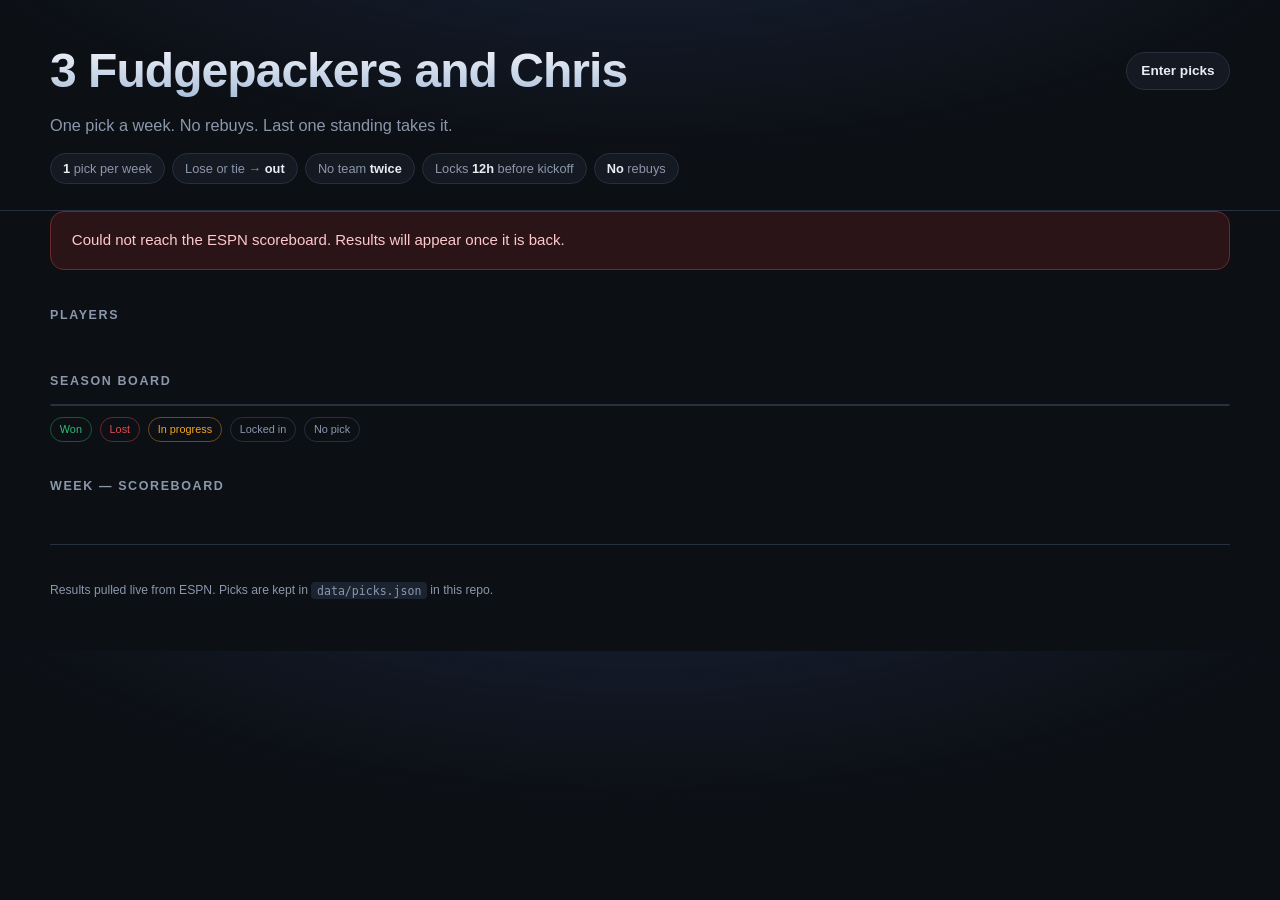
<file: index.html>
<!DOCTYPE html>
<html lang="en">
<head>
<meta charset="utf-8">
<meta name="viewport" content="width=device-width, initial-scale=1">
<title>3 Fudgepackers and Chris — NFL Survivor</title>
<link rel="stylesheet" href="assets/style.css">
<link rel="icon" href="data:image/svg+xml,<svg xmlns='http://www.w3.org/2000/svg' viewBox='0 0 32 32'><text y='26' font-size='26'>🏈</text></svg>">
</head>
<body>

<header class="hero">
  <div class="wrap">
    <div class="hero-top">
      <h1 id="league-name">NFL Survivor</h1>
      <a class="ghost-btn" href="admin.html">Enter picks</a>
    </div>
    <p class="tagline" id="tagline">One pick a week. No rebuys.</p>
    <ul class="rules">
      <li><b>1</b> pick per week</li>
      <li>Lose or tie &rarr; <b>out</b></li>
      <li>No team <b>twice</b></li>
      <li>Locks <b>12h</b> before kickoff</li>
      <li><b>No</b> rebuys</li>
    </ul>
  </div>
</header>

<main class="wrap">

  <section class="deadline-bar" id="deadline-bar" hidden>
    <div class="dl-week">
      <span class="dl-label">Now on the clock</span>
      <span class="dl-week-num" id="dl-week-num">Week —</span>
    </div>
    <div class="dl-count">
      <span class="dl-label" id="dl-label">Picks lock in</span>
      <span class="dl-timer" id="dl-timer">—</span>
      <span class="dl-picks" id="dl-picks" hidden></span>
      <span class="dl-when" id="dl-when"></span>
    </div>
  </section>

  <section class="survivors" id="survivors" hidden>
    <div class="surv-count">
      <span class="surv-num" id="surv-num">—</span>
      <span class="surv-of">of <b id="surv-total">—</b> still alive</span>
    </div>
    <div class="surv-chips" id="surv-chips"></div>
  </section>

  <div id="banner" class="banner" hidden></div>

  <section>
    <h2 class="sec-title">Players</h2>
    <div class="players" id="players"></div>
  </section>

  <section>
    <h2 class="sec-title">Season board</h2>
    <div class="board-scroll">
      <table class="board" id="board"></table>
    </div>
    <p class="legend">
      <span class="chip win">Won</span>
      <span class="chip loss">Lost</span>
      <span class="chip live">In progress</span>
      <span class="chip pend">Locked in</span>
      <span class="chip none">No pick</span>
    </p>
  </section>

  <section>
    <h2 class="sec-title">Week <span id="games-week">—</span> scoreboard</h2>
    <div class="games" id="games"></div>
  </section>

</main>

<footer class="wrap foot">
  <p>Results pulled live from ESPN. Picks are kept in <code>data/picks.json</code> in this repo.</p>
  <p id="updated"></p>
</footer>

<script src="assets/nfl.js"></script>
<script src="assets/app.js"></script>
</body>
</html>
</file>
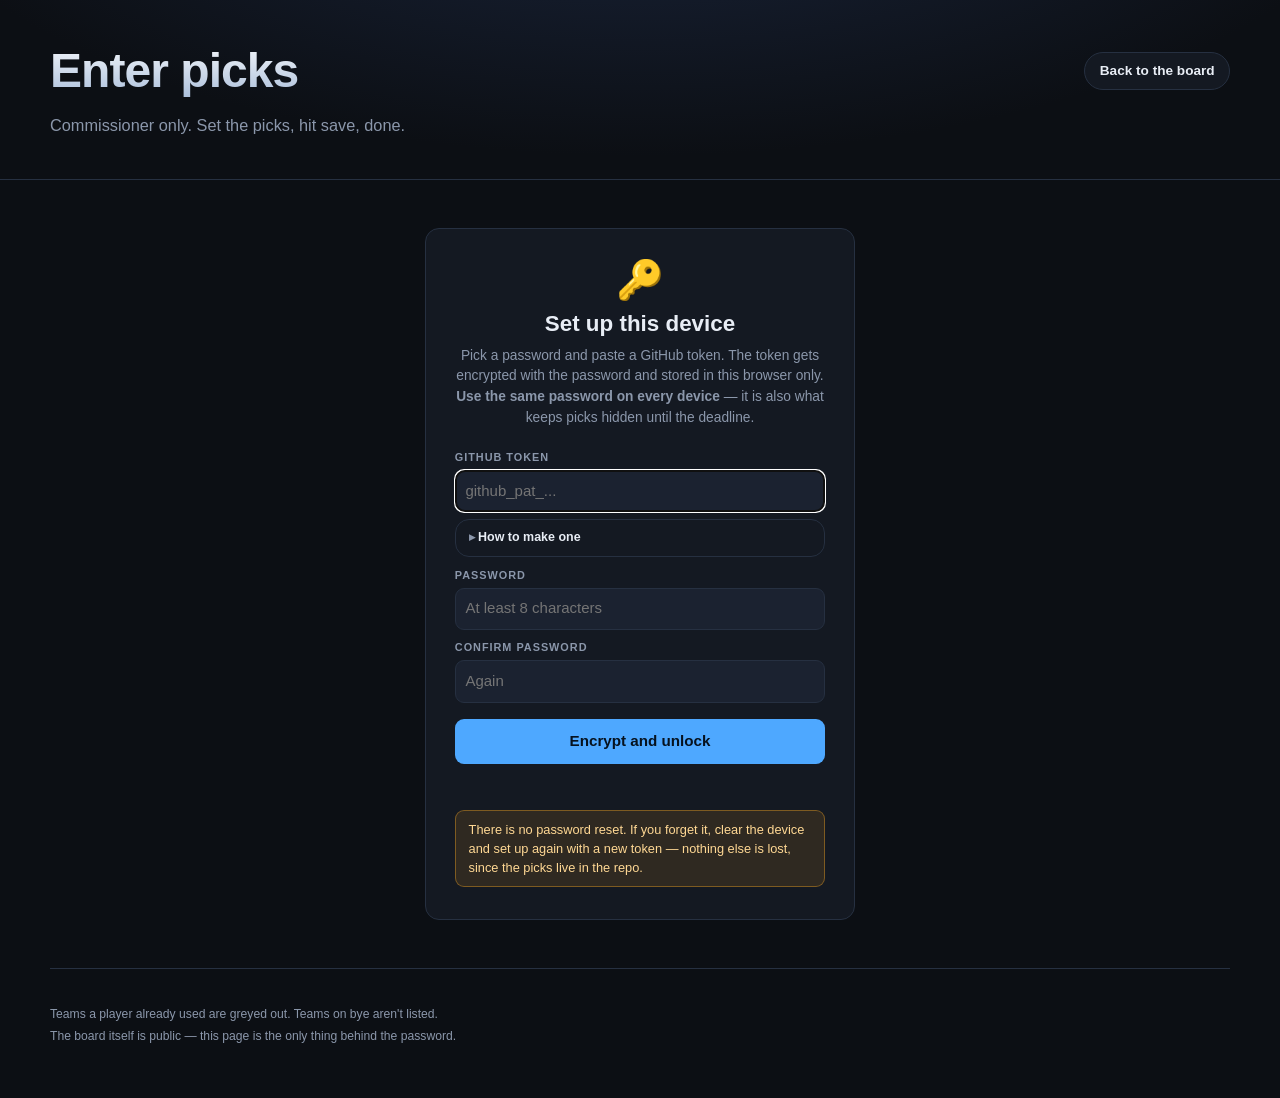
<file: admin.html>
<!DOCTYPE html>
<html lang="en">
<head>
<meta charset="utf-8">
<meta name="viewport" content="width=device-width, initial-scale=1">
<title>Enter picks — NFL Survivor</title>
<link rel="stylesheet" href="assets/style.css">
<link rel="icon" href="data:image/svg+xml,<svg xmlns='http://www.w3.org/2000/svg' viewBox='0 0 32 32'><text y='26' font-size='26'>🏈</text></svg>">
</head>
<body>

<header class="hero">
  <div class="wrap">
    <div class="hero-top">
      <h1>Enter picks</h1>
      <div class="hero-actions">
        <button id="lock-btn" class="ghost-btn" hidden>Lock</button>
        <a class="ghost-btn" href="index.html">Back to the board</a>
      </div>
    </div>
    <p class="tagline">Commissioner only. Set the picks, hit save, done.</p>
  </div>
</header>

<main class="wrap">

  <div id="banner" class="banner err" hidden></div>

  <!-- ============ locked ============ -->

  <section class="gate" id="gate" hidden>

    <div id="gate-unlock" hidden>
      <div class="gate-icon">🔒</div>
      <h2>Locked</h2>
      <p class="gate-sub">Enter the commissioner password to make picks.</p>
      <form id="unlock-form" autocomplete="off">
        <input class="field" type="password" id="unlock-pw" placeholder="Password"
               autocomplete="current-password">
        <button type="submit">Unlock</button>
      </form>
      <p class="gate-err" id="unlock-err"></p>
      <p class="gate-foot">
        Forgot it? There's no reset — <a href="#" id="reset-link">clear this device</a> and set it up
        again with a fresh GitHub token.
      </p>
    </div>

    <div id="gate-setup" hidden>
      <div class="gate-icon">🔑</div>
      <h2>Set up this device</h2>
      <p class="gate-sub">
        Pick a password and paste a GitHub token. The token gets encrypted with the password and
        stored in this browser only. <b>Use the same password on every device</b> &mdash; it is also
        what keeps picks hidden until the deadline.
      </p>

      <form id="setup-form" autocomplete="off">
        <label class="fl" for="setup-token">GitHub token</label>
        <input class="field" type="password" id="setup-token" placeholder="github_pat_..."
               autocomplete="off" spellcheck="false">

        <details class="drop tok-help">
          <summary>How to make one</summary>
          <div class="drop-body">
            <ol class="steps">
              <li>Open <a id="tok-link" href="https://github.com/settings/personal-access-tokens/new"
                          target="_blank" rel="noopener">the fine-grained token page</a>.</li>
              <li><b>Repository access</b> &rarr; Only select repositories &rarr;
                  <code id="repo-label"></code>.</li>
              <li><b>Permissions</b> &rarr; Repository permissions &rarr; <b>Contents</b>
                  &rarr; <b>Read and write</b>.</li>
              <li>Set an expiry past February, generate, copy it.</li>
            </ol>
          </div>
        </details>

        <label class="fl" for="setup-pw">Password</label>
        <input class="field" type="password" id="setup-pw" placeholder="At least 8 characters"
               autocomplete="new-password">

        <label class="fl" for="setup-pw2">Confirm password</label>
        <input class="field" type="password" id="setup-pw2" placeholder="Again"
               autocomplete="new-password">

        <button type="submit">Encrypt and unlock</button>
      </form>
      <p class="gate-err" id="setup-err"></p>
      <div class="warn">
        There is no password reset. If you forget it, clear the device and set up again with a new
        token — nothing else is lost, since the picks live in the repo.
      </div>
    </div>

  </section>

  <!-- ============ unlocked ============ -->

  <div id="app" hidden>

    <section>
      <div class="controls">
        <label for="week-sel">Week</label>
        <select id="week-sel"></select>
        <span id="lock-note" class="dl-when"></span>
      </div>

      <div class="admin-grid" id="entries"></div>
      <div id="dupwarn"></div>
    </section>

    <section>
      <div class="save-bar">
        <button id="save-gh">Save picks</button>
        <span class="save-status" id="save-status"></span>
      </div>
      <p class="save-hint" id="save-hint"></p>
      <div class="reveal-bar" id="reveal-bar" hidden>
        <span id="reveal-text"></span>
        <button id="reveal-now" class="secondary">Reveal now</button>
      </div>
      <div class="warn" id="stuck" hidden></div>
    </section>

    <section>
      <details class="drop">
        <summary>Device settings</summary>
        <div class="drop-body">
          <p class="steps-intro">
            The encrypted token is held in this browser only. It never goes into the repo and is
            only ever sent to <code>api.github.com</code>.
          </p>
          <div class="rk">
            <p class="steps-intro">
              <b>Reveal key.</b> Picks entered before a deadline are hidden on the board. A GitHub
              Action unhides them once the deadline passes, and it needs this key. Add it once as a
              repository secret named <code>REVEAL_KEY</code>:
              <a id="rk-link" href="#" target="_blank" rel="noopener">new repository secret</a>.
              The key comes from your password, so it only changes if the password does.
              To check the secret is right, run the <b>Reveal picks</b> workflow by hand with
              <i>Check that REVEAL_KEY matches your picks</i> ticked — it passes only if the secret
              matches the fingerprint below.
            </p>
            <div class="controls">
              <code class="rk-value" id="rk-value">••••••••••••••••••••••••••••••••</code>
              <span class="rk-fp">fingerprint <b id="rk-fp">—</b></span>
              <button id="rk-show" class="secondary">Show</button>
              <button id="rk-copy" class="secondary">Copy</button>
            </div>
          </div>
          <div class="controls">
            <button id="rekey" class="secondary">Replace token / change password</button>
            <button id="wipe" class="secondary danger">Clear this device</button>
          </div>
        </div>
      </details>
    </section>

    <section>
      <details class="drop">
        <summary>Manual fallback &mdash; the raw JSON</summary>
        <div class="drop-body">
          <textarea class="out-json" id="out" spellcheck="false" readonly></textarea>
          <div class="controls" style="margin-top:.7rem">
            <button id="copy" class="secondary">Copy JSON</button>
            <button id="download" class="secondary">Download file</button>
            <span id="copied" class="dl-when"></span>
          </div>
          <p class="steps-intro">
            Only needed if saving fails. <b>This shows every pick in the clear</b>, including weeks
            that are still hidden &mdash; pasting it into <code>data/picks.json</code> before a
            deadline makes those picks public.
          </p>
        </div>
      </details>
    </section>

  </div>

</main>

<footer class="wrap foot">
  <p>Teams a player already used are greyed out. Teams on bye aren't listed.</p>
  <p>The board itself is public — this page is the only thing behind the password.</p>
</footer>

<script src="assets/nfl.js"></script>
<script src="assets/seal.js"></script>
<script>
(async function () {
  const $ = id => document.getElementById(id);
  const VAULT_KEY = 'survivor_vault_v1';
  const IDLE_MS = 30 * 60 * 1000;

  let league, picks, curWeek, repo, memToken = '', idleTimer;
  let revealKey = null, sealedPublic, sealedNow = { v: 1, weeks: {} }, sealedPath;
  const dirty = new Set();          // weeks edited here but not saved yet

  /* ================= crypto ================= */
  /* The password is never stored. The GitHub token is sealed with AES-GCM under a
     PBKDF2 key derived from it, so a successful decrypt IS the password check. */

  const enc = new TextEncoder();
  const dec = new TextDecoder();
  const toB64 = buf => btoa(String.fromCharCode(...new Uint8Array(buf)));
  const fromB64 = s => Uint8Array.from(atob(s), c => c.charCodeAt(0));

  async function deriveKey(password, salt) {
    const base = await crypto.subtle.importKey(
      'raw', enc.encode(password), 'PBKDF2', false, ['deriveKey']);
    return crypto.subtle.deriveKey(
      { name: 'PBKDF2', salt, iterations: 250000, hash: 'SHA-256' },
      base, { name: 'AES-GCM', length: 256 }, false, ['encrypt', 'decrypt']);
  }

  async function seal(token, password) {
    const salt = crypto.getRandomValues(new Uint8Array(16));
    const iv = crypto.getRandomValues(new Uint8Array(12));
    const key = await deriveKey(password, salt);
    const ct = await crypto.subtle.encrypt({ name: 'AES-GCM', iv }, key, enc.encode(token));
    return { v: 1, salt: toB64(salt), iv: toB64(iv), ct: toB64(ct) };
  }

  async function unseal(vault, password) {
    const key = await deriveKey(password, fromB64(vault.salt));
    const pt = await crypto.subtle.decrypt(
      { name: 'AES-GCM', iv: fromB64(vault.iv) }, key, fromB64(vault.ct));
    return dec.decode(pt);
  }

  const readVault = () => {
    try { return JSON.parse(localStorage.getItem(VAULT_KEY) || 'null'); }
    catch (e) { return null; }
  };
  const writeVault = v => {
    try { localStorage.setItem(VAULT_KEY, JSON.stringify(v)); return true; }
    catch (e) { return false; }
  };
  const clearVault = () => { try { localStorage.removeItem(VAULT_KEY); } catch (e) {} };

  /* ================= boot ================= */

  if (!window.crypto || !crypto.subtle) {
    $('banner').hidden = false;
    $('banner').textContent =
      'This browser will not do encryption on an insecure connection. Open the site over https.';
    return;
  }

  try {
    ({ league, picks, sealed: sealedPublic } = await Survivor.loadConfig());
    curWeek = await Survivor.currentWeek(league);
  } catch (e) {
    $('banner').hidden = false;
    $('banner').textContent = 'Could not load league data or reach ESPN.';
    return;
  }

  repo = league.repo || {};
  const slug = `${repo.owner}/${repo.name}`;
  $('repo-label').textContent = slug;
  $('rk-link').href = `https://github.com/${slug}/settings/secrets/actions/new`;
  sealedPath = league.hiddenPicks.sealedPath;

  // Open on the first week that is still taking picks, not one that has already locked.
  let startWeek = curWeek;
  while (startWeek < league.lastWeek) {
    const wd = await Survivor.loadWeek(league, startWeek);
    if (!wd.lockAt || new Date() < wd.lockAt) break;
    startWeek++;
  }

  let wantSetup = false;
  try { wantSetup = sessionStorage.getItem('survivor_setup') === '1'; sessionStorage.removeItem('survivor_setup'); }
  catch (e) {}
  showGate(wantSetup);

  // Locking reloads the page, so no token, key or unsealed pick is left sitting in memory.
  function lockNow() { location.reload(); }

  /* Standing of every player going into `week`: grades the weeks before it that have picks,
     and applies any restart up to and including it. */
  async function statusGoingInto(week) {
    const played = {};
    for (const w of Object.keys(picks).map(Number).filter(w => w < week)) {
      played[w] = await Survivor.loadWeek(league, w);
    }
    const t = Survivor.standings(league, picks, played, { throughWeek: week });
    return id => t.rows.find(r => r.player.id === id);
  }

  /* ================= gate ================= */

  function showGate(forceSetup) {
    memToken = '';
    revealKey = null;
    clearTimeout(idleTimer);
    $('app').hidden = true;
    $('lock-btn').hidden = true;
    $('gate').hidden = false;

    const needsSetup = forceSetup || !readVault();
    $('gate-setup').hidden = !needsSetup;
    $('gate-unlock').hidden = needsSetup;
    $('unlock-err').textContent = '';
    $('setup-err').textContent = '';
    ['unlock-pw', 'setup-pw', 'setup-pw2', 'setup-token'].forEach(id => { $(id).value = ''; });
    setTimeout(() => $(needsSetup ? 'setup-token' : 'unlock-pw').focus(), 50);
  }

  $('unlock-form').addEventListener('submit', async e => {
    e.preventDefault();
    const pw = $('unlock-pw').value;
    if (!pw) return;
    const btn = $('unlock-form').querySelector('button');
    btn.disabled = true;
    $('unlock-err').textContent = 'Checking…';
    try {
      memToken = await unseal(readVault(), pw);
      revealKey = await Seal.revealKeyFromPassword(pw, league.hiddenPicks);
      $('unlock-err').textContent = '';
      unlock();
    } catch (err) {
      $('unlock-err').textContent = 'Wrong password.';
      $('unlock-pw').value = '';
      $('unlock-pw').focus();
    } finally {
      btn.disabled = false;
    }
  });

  $('setup-form').addEventListener('submit', async e => {
    e.preventDefault();
    const tok = $('setup-token').value.trim();
    const pw = $('setup-pw').value;
    const pw2 = $('setup-pw2').value;
    const err = m => { $('setup-err').textContent = m; };

    if (!tok) return err('Paste a GitHub token.');
    if (pw.length < 8) return err('Password needs at least 8 characters.');
    if (pw !== pw2) return err('The two passwords do not match.');

    const btn = $('setup-form').querySelector('button');
    btn.disabled = true;
    err('Encrypting…');
    try {
      const vault = await seal(tok, pw);
      if (!writeVault(vault)) {
        return err('This browser refused to store it. Private browsing?');
      }
      memToken = tok;
      revealKey = await Seal.revealKeyFromPassword(pw, league.hiddenPicks);
      err('');
      unlock();
    } catch (e2) {
      err('Could not encrypt: ' + e2.message);
    } finally {
      btn.disabled = false;
    }
  });

  $('reset-link').addEventListener('click', e => {
    e.preventDefault();
    if (confirm('Clear the saved token and password from this device?')) {
      clearVault();
      lockNow();
    }
  });

  $('lock-btn').addEventListener('click', lockNow);
  $('rekey').addEventListener('click', () => {
    try { sessionStorage.setItem('survivor_setup', '1'); } catch (e) {}
    lockNow();
  });
  $('wipe').addEventListener('click', () => {
    if (confirm('Clear the saved token and password from this device?')) {
      clearVault();
      lockNow();
    }
  });

  $('rk-show').addEventListener('click', () => {
    const shown = $('rk-show').textContent === 'Hide';
    $('rk-value').textContent = shown ? '••••••••••••••••••••••••••••••••' : Seal.toB64(revealKey);
    $('rk-show').textContent = shown ? 'Show' : 'Hide';
  });
  $('rk-copy').addEventListener('click', async () => {
    await navigator.clipboard.writeText(Seal.toB64(revealKey));
    $('rk-copy').textContent = 'Copied';
    setTimeout(() => { $('rk-copy').textContent = 'Copy'; }, 2000);
  });

  /* Auto-lock after a spell of inactivity. */
  function armIdle() {
    clearTimeout(idleTimer);
    idleTimer = setTimeout(() => {
      if (!$('app').hidden) lockNow();
    }, IDLE_MS);
  }
  ['click', 'keydown', 'change'].forEach(ev =>
    document.addEventListener(ev, () => { if (!$('app').hidden) armIdle(); }));

  /* ================= unlocked app ================= */

  let booted = false;

  async function unlock() {
    $('gate').hidden = true;
    $('app').hidden = false;
    $('lock-btn').hidden = false;
    $('save-hint').textContent =
      `Commits to ${slug} · the live board updates about a minute later.`;
    $('rk-fp').textContent = await Seal.fingerprint(revealKey);
    armIdle();

    if (booted) return;
    booted = true;

    setStatus('Loading latest picks…', '');
    try {
      const { merged, stuck, sealedRemote } = await pullLatest();
      picks = merged;
      sealedNow = sealedRemote;
      paintStuck(stuck);
      setStatus('', '');
    } catch (err) {
      // Fall back to the published copy, which can lag a minute behind the repo.
      sealedNow = sealedPublic;
      const stuck = {};
      for (const w of Object.keys(sealedPublic.weeks)) {
        try { picks[w] = await Seal.openWeek(revealKey, sealedPublic.weeks[w]); }
        catch (e) { stuck[w] = sealedPublic.weeks[w]; }
      }
      paintStuck(stuck);
      setStatus(`Could not read the repo directly (${err.message}) — showing the published copy.`, 'err');
    }
    paintRevealBar();

    const sel = $('week-sel');
    for (let w = league.firstWeek; w <= league.lastWeek; w++) {
      sel.insertAdjacentHTML('beforeend',
        `<option value="${w}" ${w === startWeek ? 'selected' : ''}>Week ${w}</option>`);
    }
    sel.addEventListener('change', () => loadWeekUI(Number(sel.value)));
    await loadWeekUI(startWeek);
  }

  async function loadWeekUI(week) {
    $('entries').innerHTML = '<p class="tagline">Loading schedule…</p>';
    const wd = await Survivor.loadWeek(league, week);
    const rowFor = await statusGoingInto(week);

    $('lock-note').textContent = wd.lockAt
      ? `Locks ${fmtDateTime(wd.lockAt)} · first kickoff ${fmtDateTime(wd.firstKickoff)}` +
        (new Date() > wd.lockAt ? '  ⚠ deadline has passed' : '')
      : 'No games scheduled.';

    const teams = [...wd.teamsPlaying].sort();
    const nameOf = {}, oppOf = {};
    wd.games.forEach(g => {
      nameOf[g.home] = g.homeName; nameOf[g.away] = g.awayName;
      oppOf[g.home] = `vs ${g.away}`; oppOf[g.away] = `at ${g.home}`;
    });

    $('entries').innerHTML = '';
    for (const p of league.players) {
      const row = rowFor(p.id);
      const dead = row ? !row.alive : false;
      const rev = row && row.revivals.find(v => v.week === week);
      const used = Survivor.usedTeams(league, picks, p.id, week);
      const current = (picks[week] || {})[p.id] || '';
      const el = document.createElement('div');
      el.className = 'entry' + (dead ? ' dead' : '');
      el.style.setProperty('--accent', p.color);

      const options = ['<option value="">— no pick —</option>'].concat(
        teams.map(t => {
          const burned = !league.rules.allowTeamReuse && used.includes(t) && t !== current;
          return `<option value="${t}" ${t === current ? 'selected' : ''} ${burned ? 'disabled' : ''}>` +
                 `${nameOf[t]} (${t}) ${oppOf[t]}${burned ? ' — already used' : ''}</option>`;
        })
      ).join('');

      el.innerHTML =
        `<h3>${p.name}</h3>` +
        `<div class="sub">${dead ? 'Eliminated — pick ignored'
          : (rev ? `${rev.kind === 'rebuy' ? 'Bought back in' : 'Back in'} after Week ${rev.outWeek} · ` +
                   `${used.join(', ')} still burned · ` : '') +
            `${32 - new Set(used).size} teams still available`}</div>` +
        `<select data-player="${p.id}" ${dead ? 'disabled' : ''}>${options}</select>`;
      $('entries').appendChild(el);
    }

    $('entries').querySelectorAll('select').forEach(s =>
      s.addEventListener('change', () => {
        const w = Number($('week-sel').value);
        picks[w] = picks[w] || {};
        league.players.forEach(p => { if (!(p.id in picks[w])) picks[w][p.id] = ''; });
        picks[w][s.dataset.player] = s.value;
        dirty.add(String(w));
        render();
        setStatus('Unsaved changes.', 'pend');
      }));

    render();
  }

  function render() {
    const week = Number($('week-sel').value);
    picks[week] = picks[week] || {};
    league.players.forEach(p => { if (!(p.id in picks[week])) picks[week][p.id] = ''; });

    const warns = [];
    if (!league.rules.allowTeamReuse) {
      for (const p of league.players) {
        const all = Survivor.usedTeams(league, picks, p.id);
        const seen = new Set(), dups = new Set();
        all.forEach(t => seen.has(t) ? dups.add(t) : seen.add(t));
        if (dups.size) warns.push(`${p.name} has used ${[...dups].join(', ')} more than once.`);
      }
    }
    $('dupwarn').innerHTML = warns.map(w => `<div class="warn">⚠ ${w}</div>`).join('');

    const ordered = {};
    Object.keys(picks).map(Number).sort((a, b) => a - b).forEach(w => { ordered[w] = picks[w]; });
    $('out').value = JSON.stringify(ordered, null, 2) + '\n';
  }

  /* ================= saving ================= */

  function setStatus(msg, kind) {
    const el = $('save-status');
    el.className = 'save-status ' + (kind || '');
    el.innerHTML = msg;
  }

  const ghHeaders = t => ({
    'Authorization': 'Bearer ' + t,
    'Accept': 'application/vnd.github+json',
    'X-GitHub-Api-Version': '2022-11-28'
  });

  async function ghError(res) {
    let detail = '';
    try { detail = (await res.json()).message || ''; } catch (e) {}
    const map = {
      401: 'Token rejected — it may be expired or mistyped.',
      403: 'Token lacks permission. It needs Contents: Read and write on this repo.',
      404: `Cannot see ${slug}. Check the token has this repository selected.`,
      409: 'The repo changed while saving. Try again.',
      422: 'The repo changed while saving (the reveal Action may have just run). Try again.'
    };
    return new Error((map[res.status] || `GitHub returned ${res.status}.`) +
                     (detail ? ` (${detail})` : ''));
  }

  const api = p => `https://api.github.com/repos/${repo.owner}/${repo.name}${p}`;

  async function gh(method, p, body) {
    const res = await fetch(api(p), {
      method, cache: 'no-store', headers: ghHeaders(memToken),
      body: body ? JSON.stringify(body) : undefined
    });
    if (!res.ok) throw await ghError(res);
    return res.json();
  }

  async function ghReadJSON(p, fallback) {
    const res = await fetch(api(`/contents/${p}?ref=${repo.branch}`),
                            { headers: ghHeaders(memToken), cache: 'no-store' });
    if (res.status === 404) return fallback;
    if (!res.ok) throw await ghError(res);
    const j = await res.json();
    return JSON.parse(dec.decode(Seal.fromB64(j.content.replace(/\s/g, ''))));
  }

  /* Both files go in one commit, so picks.json and sealed.json can never disagree. */
  async function commitFiles(files, message) {
    const ref = await gh('GET', `/git/ref/heads/${repo.branch}`);
    const head = await gh('GET', `/git/commits/${ref.object.sha}`);
    const tree = await gh('POST', '/git/trees', {
      base_tree: head.tree.sha,
      tree: files.map(f => ({ path: f.path, mode: '100644', type: 'blob', content: f.content }))
    });
    const commit = await gh('POST', '/git/commits', { message, tree: tree.sha, parents: [ref.object.sha] });
    await gh('PATCH', `/git/refs/heads/${repo.branch}`, { sha: commit.sha });
    return commit;
  }

  /* Latest picks from the repo itself (Pages lags), with hidden weeks unsealed using this
     device's password. Weeks edited here but not saved keep the local version. */
  async function pullLatest() {
    const [rPicks, rSealed] = await Promise.all([
      ghReadJSON(repo.picksPath, {}),
      ghReadJSON(sealedPath, { v: 1, weeks: {} })
    ]);
    const merged = {}, stuck = {};
    Object.keys(rPicks).forEach(w => { merged[w] = rPicks[w]; });
    for (const w of Object.keys(rSealed.weeks)) {
      try { merged[w] = await Seal.openWeek(revealKey, rSealed.weeks[w]); }
      catch (e) { stuck[w] = rSealed.weeks[w]; }
    }
    dirty.forEach(w => { merged[w] = picks[w]; delete stuck[w]; });
    return { merged, stuck, sealedRemote: rSealed };
  }

  async function save(message) {
    if (!memToken || !revealKey) return lockNow();
    $('save-gh').disabled = true;
    $('reveal-now').disabled = true;
    setStatus('Saving…', '');

    try {
      const { merged, stuck } = await pullLatest();
      const outPicks = {}, hidden = [];
      // The fingerprint lets the reveal Action confirm its secret is the right key.
      const outSealed = { v: 1, keyFingerprint: await Seal.fingerprint(revealKey), weeks: {} };

      for (const w of Object.keys(merged).map(Number).sort((a, b) => a - b)) {
        const wd = await Survivor.loadWeek(league, w);
        if (wd.lockAt && new Date() < wd.lockAt) {
          // Before the deadline: encrypted. The board only learns who has a pick in.
          outSealed.weeks[w] = {
            lockAt: wd.lockAt.toISOString(),
            submitted: league.players.filter(p => merged[w][p.id]).map(p => p.id),
            ...(await Seal.sealWeek(revealKey, merged[w]))
          };
          hidden.push(w);
        } else {
          outPicks[w] = merged[w];
        }
      }
      // Weeks this password cannot open are carried over untouched.
      Object.assign(outSealed.weeks, stuck);

      const week = Number($('week-sel').value);
      const commit = await commitFiles([
        { path: repo.picksPath, content: JSON.stringify(outPicks, null, 2) + '\n' },
        { path: sealedPath, content: JSON.stringify(outSealed, null, 2) + '\n' }
      ], message || `Week ${week} picks` + (hidden.includes(week) ? ' (hidden until the deadline)' : ''));

      picks = merged;
      sealedNow = outSealed;
      dirty.clear();
      paintStuck(stuck);
      paintRevealBar();
      await loadWeekUI(week);

      const link = `<a href="${commit.html_url}" target="_blank" rel="noopener">${commit.sha.slice(0, 7)}</a>`;
      setStatus(hidden.includes(week)
        ? `Saved as ${link}. Hidden on the board until the deadline.`
        : `Saved as ${link}. Board updates in about a minute.`, 'ok');
    } catch (err) {
      setStatus(err.message, 'err');
    } finally {
      $('save-gh').disabled = false;
      $('reveal-now').disabled = false;
    }
  }

  function overdueWeeks() {
    return Object.keys(sealedNow.weeks).filter(w => new Date(sealedNow.weeks[w].lockAt) <= new Date());
  }

  function paintRevealBar() {
    const due = overdueWeeks();
    $('reveal-bar').hidden = !due.length;
    if (due.length) {
      $('reveal-text').textContent =
        `Week ${due.join(', ')} is past the deadline but still hidden on the board. ` +
        `The reveal Action will get to it, or do it now.`;
    }
  }

  function paintStuck(stuck) {
    const ws = Object.keys(stuck);
    $('stuck').hidden = !ws.length;
    $('stuck').textContent = ws.length
      ? `Week ${ws.join(', ')} was hidden with a different password, so it can't be shown on this device. ` +
        `Entering that week's picks here and saving will replace it.`
      : '';
  }

  $('save-gh').addEventListener('click', () => save());
  $('reveal-now').addEventListener('click', () => save(`Reveal week ${overdueWeeks().join(', ')} picks`));

  /* ================= manual fallback ================= */

  $('copy').addEventListener('click', async () => {
    await navigator.clipboard.writeText($('out').value);
    $('copied').textContent = 'Copied.';
    setTimeout(() => { $('copied').textContent = ''; }, 2500);
  });

  $('download').addEventListener('click', () => {
    const a = document.createElement('a');
    a.href = URL.createObjectURL(new Blob([$('out').value], { type: 'application/json' }));
    a.download = 'picks.json';
    a.click();
    URL.revokeObjectURL(a.href);
  });
})();
</script>
</body>
</html>
</file>
<file: assets/style.css>
:root {
  --bg: #0c0f14;
  --panel: #141922;
  --panel-2: #1b2230;
  --line: #263041;
  --ink: #e8edf5;
  --muted: #8b97ab;
  --win: #2fbf71;
  --loss: #e34b52;
  --live: #f5a524;
  --pend: #4a5a75;
  --accent: #4ea8ff;
  --radius: 14px;
}

* { box-sizing: border-box; }

body {
  margin: 0;
  background:
    radial-gradient(1100px 480px at 50% -180px, #1b2740 0%, transparent 70%),
    var(--bg);
  color: var(--ink);
  font: 15px/1.5 -apple-system, BlinkMacSystemFont, "Segoe UI", Roboto, Helvetica, Arial, sans-serif;
  -webkit-font-smoothing: antialiased;
}

.wrap { width: min(1180px, 100% - 2rem); margin-inline: auto; }

/* ---------- hero ---------- */

.hero { padding: 2.2rem 0 1.6rem; border-bottom: 1px solid var(--line); }
.hero-top { display: flex; align-items: center; justify-content: space-between; gap: 1rem; flex-wrap: wrap; }

h1 {
  margin: 0;
  font-size: clamp(1.9rem, 5vw, 3rem);
  letter-spacing: -0.02em;
  background: linear-gradient(180deg, #fff, #9fb6d6);
  -webkit-background-clip: text;
  background-clip: text;
  color: transparent;
}

.tagline { margin: .35rem 0 1rem; color: var(--muted); font-size: 1.02rem; }

.ghost-btn {
  border: 1px solid var(--line);
  background: var(--panel);
  color: var(--ink);
  padding: .5rem .9rem;
  border-radius: 999px;
  text-decoration: none;
  font-size: .85rem;
  font-weight: 600;
  white-space: nowrap;
}
.ghost-btn:hover { border-color: var(--accent); color: #fff; }

.rules {
  list-style: none;
  display: flex;
  flex-wrap: wrap;
  gap: .45rem;
  margin: 0;
  padding: 0;
}
.rules li {
  background: var(--panel);
  border: 1px solid var(--line);
  border-radius: 999px;
  padding: .3rem .75rem;
  font-size: .8rem;
  color: var(--muted);
}
.rules b { color: var(--ink); }

/* ---------- deadline bar ---------- */

.deadline-bar {
  margin: 1.6rem 0;
  padding: 1.1rem 1.3rem;
  background: linear-gradient(135deg, var(--panel-2), var(--panel));
  border: 1px solid var(--line);
  border-left: 4px solid var(--accent);
  border-radius: var(--radius);
  display: flex;
  align-items: center;
  justify-content: space-between;
  gap: 1rem;
  flex-wrap: wrap;
}
.deadline-bar.urgent { border-left-color: var(--live); }
.deadline-bar.locked { border-left-color: var(--muted); }

.dl-label {
  display: block;
  text-transform: uppercase;
  letter-spacing: .09em;
  font-size: .68rem;
  color: var(--muted);
  margin-bottom: .2rem;
}
.dl-week-num { font-size: 1.5rem; font-weight: 700; }
.dl-count { text-align: right; }
.dl-timer {
  font-size: 1.6rem;
  font-weight: 700;
  font-variant-numeric: tabular-nums;
  letter-spacing: -0.01em;
}
.urgent .dl-timer { color: var(--live); }
.locked .dl-timer { color: var(--muted); }
.dl-when { display: block; font-size: .74rem; color: var(--muted); margin-top: .2rem; }

/* ---------- survivor counter ---------- */

.survivors {
  display: flex;
  align-items: center;
  gap: 1.4rem;
  flex-wrap: wrap;
  margin: 0 0 1.6rem;
  padding: 1rem 1.3rem;
  background: var(--panel);
  border: 1px solid var(--line);
  border-left: 4px solid var(--win);
  border-radius: var(--radius);
}
.survivors[hidden] { display: none; }
.survivors.thin { border-left-color: var(--live); }
.survivors.over { border-left-color: var(--loss); }

.surv-count { display: flex; align-items: baseline; gap: .5rem; }
.surv-num {
  font-size: 2.4rem;
  font-weight: 800;
  line-height: 1;
  letter-spacing: -0.03em;
  color: var(--win);
  font-variant-numeric: tabular-nums;
}
.thin .surv-num { color: var(--live); }
.over .surv-num { color: var(--loss); }
.surv-of { font-size: .82rem; color: var(--muted); text-transform: uppercase; letter-spacing: .08em; }
.surv-of b { color: var(--ink); }

.surv-chips { display: flex; flex-wrap: wrap; gap: .4rem; margin-left: auto; }
.surv-chip {
  display: inline-flex;
  align-items: center;
  gap: .4rem;
  font-size: .82rem;
  font-weight: 600;
  padding: .32rem .7rem;
  border-radius: 999px;
  border: 1px solid var(--line);
  background: var(--panel-2);
}
.surv-chip .dot {
  width: 7px; height: 7px;
  border-radius: 50%;
  background: var(--accent);
}
.surv-chip.out {
  color: var(--muted);
  text-decoration: line-through;
  text-decoration-color: var(--loss);
  opacity: .65;
}
.surv-chip.out .dot { background: var(--muted); }
.surv-chip .wk {
  text-decoration: none;
  display: inline-block;
  font-size: .64rem;
  font-weight: 700;
  letter-spacing: .04em;
  text-transform: uppercase;
  color: var(--loss);
}
.surv-chip .wk.back { color: var(--accent); }

/* ---------- banner ---------- */

.banner {
  display: flex;
  align-items: center;
  gap: 1rem;
  padding: 1.1rem 1.3rem;
  border-radius: var(--radius);
  margin-bottom: 1.6rem;
  border: 1px solid var(--line);
  background: var(--panel);
}
.banner[hidden], .deadline-bar[hidden] { display: none; }
.banner.champ { border-color: #6b5a1f; background: linear-gradient(135deg, #2a2311, var(--panel)); }
.banner.split { border-color: #2b4a63; background: linear-gradient(135deg, #12283a, var(--panel)); }
.banner.err   { border-color: #6b2a2e; background: #2a1417; color: #ffc9cc; }
.banner.restart { border-color: #2b4a63; background: linear-gradient(135deg, #12283a, var(--panel)); }
.b-emoji { font-size: 2rem; }
.b-sub { color: var(--muted); font-size: .88rem; }

/* ---------- sections ---------- */

section { margin: 2.2rem 0; }
.sec-title {
  font-size: .78rem;
  text-transform: uppercase;
  letter-spacing: .13em;
  color: var(--muted);
  margin: 0 0 .8rem;
  font-weight: 700;
}

/* ---------- player cards ---------- */

.players {
  display: grid;
  grid-template-columns: repeat(auto-fit, minmax(250px, 1fr));
  gap: .9rem;
}

.pcard {
  background: var(--panel);
  border: 1px solid var(--line);
  border-top: 3px solid var(--accent);
  border-radius: var(--radius);
  padding: .95rem 1rem 1rem;
  display: flex;
  flex-direction: column;
  gap: .7rem;
}
.pcard.dead { opacity: .55; border-top-color: var(--loss); }

.pcard header { display: flex; align-items: center; justify-content: space-between; }
.pname { font-size: 1.18rem; font-weight: 700; }
.pstate {
  font-size: .64rem;
  font-weight: 800;
  letter-spacing: .1em;
  padding: .2rem .5rem;
  border-radius: 999px;
  background: rgba(47, 191, 113, .16);
  color: var(--win);
}
.dead .pstate { background: rgba(227, 75, 82, .16); color: var(--loss); }

.pcard-pick {
  display: flex;
  align-items: center;
  gap: .65rem;
  background: var(--panel-2);
  border-radius: 10px;
  padding: .6rem .7rem;
}
.pp-text { display: flex; flex-direction: column; line-height: 1.25; min-width: 0; }
.pp-text b { font-size: 1rem; }
.pp-text span { font-size: .74rem; color: var(--muted); }

.pill {
  margin-left: auto;
  font-size: .6rem;
  font-weight: 800;
  letter-spacing: .06em;
  padding: .25rem .45rem;
  border-radius: 6px;
  white-space: nowrap;
  background: rgba(74, 90, 117, .3);
  color: var(--muted);
}
.pill.win { background: rgba(47, 191, 113, .18); color: var(--win); }
.pill.loss { background: rgba(227, 75, 82, .18); color: var(--loss); }
.pill.live { background: rgba(245, 165, 36, .18); color: var(--live); }
.pill.bye { background: rgba(227, 75, 82, .18); color: var(--loss); }

.pcard-nopick, .pcard-out, .pcard-back {
  background: var(--panel-2);
  border-radius: 10px;
  padding: .7rem;
  font-size: .82rem;
  color: var(--muted);
  border-left: 3px solid var(--line);
}
.pcard-nopick { border-left-color: var(--live); }
.pcard-out { border-left-color: var(--loss); }
.pcard-back { border-left-color: var(--accent); }

.pcard-hidden {
  display: flex;
  align-items: center;
  gap: .65rem;
  background: var(--panel-2);
  border-radius: 10px;
  padding: .6rem .7rem;
  border-left: 3px solid var(--accent);
}
.pcard-hidden .lock { font-size: 1.5rem; line-height: 1; width: 40px; text-align: center; }

.cell.hidden { background: rgba(74, 90, 117, .22); font-size: .95rem; }

.dl-picks {
  display: block;
  font-size: .8rem;
  font-weight: 700;
  color: var(--ink);
  margin-top: .2rem;
}
.dl-picks[hidden] { display: none; }

.pcard footer {
  display: flex;
  justify-content: space-between;
  font-size: .74rem;
  color: var(--muted);
  border-top: 1px solid var(--line);
  padding-top: .6rem;
}

.used { display: flex; flex-wrap: wrap; gap: .25rem; }
.used img { opacity: .55; }

/* ---------- season board ---------- */

.board-scroll { overflow-x: auto; border: 1px solid var(--line); border-radius: var(--radius); }
.board { border-collapse: collapse; width: 100%; min-width: 720px; background: var(--panel); }

.board th, .board td { border: 1px solid var(--line); text-align: center; }
.board thead th {
  font-size: .7rem;
  color: var(--muted);
  padding: .45rem 0;
  font-weight: 600;
  background: var(--panel-2);
}
.board thead th.now, .board td.now { background: rgba(78, 168, 255, .08); }
.board thead th.now { color: var(--accent); }

.board thead th.corner { text-align: left; padding-left: .75rem; }

.board th.pname-cell {
  text-align: left;
  width: 170px;
  padding: .5rem .75rem;
  font-size: .88rem;
  white-space: nowrap;
  background: var(--panel-2);
  border-left: 3px solid var(--accent) !important;
  position: sticky;
  left: 0;
  z-index: 1;
}
tr.dead .pname-cell { color: var(--muted); border-left-color: var(--loss) !important; }
.skull { font-size: .8rem; }
.revived { color: var(--accent); font-weight: 700; }

.cell { min-width: 42px; height: 42px; padding: 0; }
.cell img { display: block; margin: auto; }
.cell.win { background: rgba(47, 191, 113, .14); box-shadow: inset 0 -3px 0 var(--win); }
.cell.loss { background: rgba(227, 75, 82, .14); box-shadow: inset 0 -3px 0 var(--loss); }
.cell.loss img { filter: grayscale(1); opacity: .5; }
.cell.live { background: rgba(245, 165, 36, .14); box-shadow: inset 0 -3px 0 var(--live); }
.cell.pending { background: rgba(74, 90, 117, .18); }
.cell.none { color: var(--muted); }
.cell.dup { outline: 2px solid var(--live); outline-offset: -2px; }

.legend { display: flex; flex-wrap: wrap; gap: .5rem; margin-top: .7rem; }
.chip {
  font-size: .68rem;
  padding: .22rem .55rem;
  border-radius: 999px;
  color: var(--muted);
  border: 1px solid var(--line);
}
.chip.win { color: var(--win); border-color: rgba(47, 191, 113, .4); }
.chip.loss { color: var(--loss); border-color: rgba(227, 75, 82, .4); }
.chip.live { color: var(--live); border-color: rgba(245, 165, 36, .4); }

/* ---------- games ---------- */

.games {
  display: grid;
  grid-template-columns: repeat(auto-fill, minmax(255px, 1fr));
  gap: .7rem;
}
.game {
  background: var(--panel);
  border: 1px solid var(--line);
  border-radius: 12px;
  padding: .65rem .75rem .5rem;
}
.game.in { border-color: rgba(245, 165, 36, .45); }

.team { display: flex; align-items: center; gap: .5rem; padding: .18rem 0; }
.team .tname { font-size: .88rem; color: var(--muted); }
.team.w .tname { color: var(--ink); font-weight: 700; }
.team .score { margin-left: auto; font-variant-numeric: tabular-nums; font-weight: 700; color: var(--muted); }
.team.w .score { color: var(--ink); }

.tag {
  font-size: .58rem;
  font-weight: 800;
  letter-spacing: .04em;
  text-transform: uppercase;
  padding: .12rem .35rem;
  border-radius: 4px;
  color: var(--accent);
  background: color-mix(in srgb, var(--accent) 18%, transparent);
  border: 1px solid color-mix(in srgb, var(--accent) 45%, transparent);
}

.gstatus {
  margin-top: .4rem;
  padding-top: .35rem;
  border-top: 1px solid var(--line);
  font-size: .68rem;
  color: var(--muted);
}

/* ---------- footer ---------- */

.foot {
  padding: 2rem 0 3rem;
  color: var(--muted);
  font-size: .76rem;
  border-top: 1px solid var(--line);
  margin-top: 2rem;
}
.foot p { margin: .25rem 0; }
code { background: var(--panel-2); padding: .1rem .35rem; border-radius: 4px; font-size: .95em; }

/* ---------- admin page ---------- */

.admin-grid { display: grid; grid-template-columns: repeat(auto-fit, minmax(260px, 1fr)); gap: .9rem; }

.entry {
  background: var(--panel);
  border: 1px solid var(--line);
  border-top: 3px solid var(--accent);
  border-radius: var(--radius);
  padding: .95rem 1rem;
}
.entry.dead { opacity: .6; border-top-color: var(--loss); }
.entry h3 { margin: 0 0 .1rem; font-size: 1.1rem; }
.entry .sub { font-size: .72rem; color: var(--muted); margin-bottom: .6rem; }

select, .field {
  width: 100%;
  background: var(--panel-2);
  color: var(--ink);
  border: 1px solid var(--line);
  border-radius: 9px;
  padding: .55rem .6rem;
  font: inherit;
}
select:focus { outline: 2px solid var(--accent); outline-offset: 1px; }

.controls { display: flex; align-items: center; gap: .6rem; flex-wrap: wrap; margin-bottom: 1.2rem; }
.controls label { font-size: .8rem; color: var(--muted); }
.controls select { width: auto; }

button {
  background: var(--accent);
  color: #06121f;
  border: 0;
  border-radius: 9px;
  padding: .6rem 1rem;
  font: inherit;
  font-weight: 700;
  cursor: pointer;
}
button.secondary { background: var(--panel-2); color: var(--ink); border: 1px solid var(--line); }
button:hover { filter: brightness(1.1); }

/* ---------- lock screen ---------- */

.hero-actions { display: flex; gap: .5rem; align-items: center; }
.hero-actions button.ghost-btn { cursor: pointer; }

.gate {
  max-width: 430px;
  margin: 3rem auto;
  padding: 2rem 1.8rem;
  background: var(--panel);
  border: 1px solid var(--line);
  border-radius: var(--radius);
  text-align: center;
}
.gate[hidden] { display: none; }
.gate-icon { font-size: 2.4rem; line-height: 1; margin-bottom: .5rem; }
.gate h2 { margin: 0 0 .3rem; font-size: 1.4rem; }
.gate-sub { color: var(--muted); font-size: .86rem; margin: 0 0 1.3rem; }

.gate form { display: flex; flex-direction: column; gap: .6rem; text-align: left; }
.gate form button { margin-top: .4rem; padding: .7rem; font-size: .95rem; }
.gate .fl {
  font-size: .68rem;
  text-transform: uppercase;
  letter-spacing: .09em;
  color: var(--muted);
  font-weight: 700;
  margin-bottom: -.3rem;
}

.gate-err { min-height: 1.1rem; margin: .7rem 0 0; font-size: .82rem; color: var(--loss); }
.gate-foot { font-size: .74rem; color: var(--muted); margin: 1.2rem 0 0; }
.gate-foot a { color: var(--accent); }
.gate .warn { text-align: left; margin-top: 1.1rem; }
.gate .drop { margin-top: -.2rem; }
.gate .drop > summary { padding: .55rem .8rem; font-size: .78rem; }
.tok-help .steps { margin: 0; }

button.danger { color: #ffb2b6; border-color: rgba(227, 75, 82, .45); }
button.danger:hover { background: rgba(227, 75, 82, .14); }

.save-bar { display: flex; align-items: center; gap: .9rem; flex-wrap: wrap; }
.save-bar button { font-size: 1rem; padding: .75rem 1.6rem; }
.save-bar button:disabled { opacity: .5; cursor: default; }

.save-status { font-size: .84rem; color: var(--muted); }
.save-status.ok { color: var(--win); }
.save-status.err { color: var(--loss); }
.save-status.pend { color: var(--live); }
.save-status a { color: inherit; }

.save-hint { font-size: .76rem; color: var(--muted); margin: .55rem 0 0; }

.drop {
  background: var(--panel);
  border: 1px solid var(--line);
  border-radius: var(--radius);
}
.drop > summary {
  cursor: pointer;
  padding: .8rem 1rem;
  font-size: .84rem;
  font-weight: 600;
  list-style: none;
}
.drop > summary::-webkit-details-marker { display: none; }
.drop > summary::before { content: '▸ '; color: var(--muted); }
.drop[open] > summary::before { content: '▾ '; }
.drop-body { padding: 0 1rem 1rem; }

.tok-state {
  font-size: .62rem;
  font-weight: 800;
  letter-spacing: .08em;
  text-transform: uppercase;
  padding: .18rem .45rem;
  border-radius: 5px;
  margin-left: .35rem;
}
.tok-state.ok { background: rgba(47, 191, 113, .18); color: var(--win); }
.tok-state.missing { background: rgba(245, 165, 36, .18); color: var(--live); }

.steps-intro { font-size: .82rem; color: var(--muted); margin: .2rem 0 .6rem; }
.check {
  display: flex;
  align-items: center;
  gap: .45rem;
  font-size: .8rem;
  color: var(--muted);
  margin-top: .6rem;
}

.out-json {
  width: 100%;
  min-height: 260px;
  background: #0a0d12;
  color: #b9d4f0;
  border: 1px solid var(--line);
  border-radius: var(--radius);
  padding: .9rem;
  font: 12.5px/1.6 ui-monospace, SFMono-Regular, Menlo, Consolas, monospace;
  resize: vertical;
}

.warn {
  background: rgba(245, 165, 36, .12);
  border: 1px solid rgba(245, 165, 36, .4);
  color: #ffd894;
  padding: .55rem .8rem;
  border-radius: 9px;
  font-size: .8rem;
  margin-top: .6rem;
}

.steps { color: var(--muted); font-size: .84rem; padding-left: 1.1rem; }
.steps li { margin: .3rem 0; }

@media (max-width: 640px) {
  .dl-count { text-align: left; }
  .deadline-bar { flex-direction: column; align-items: flex-start; }
}

/* ---------- hidden picks (admin) ---------- */

.reveal-bar {
  display: flex;
  align-items: center;
  gap: .8rem;
  flex-wrap: wrap;
  margin-top: .8rem;
  padding: .7rem .9rem;
  border-radius: 10px;
  background: rgba(78, 168, 255, .1);
  border: 1px solid rgba(78, 168, 255, .35);
  font-size: .84rem;
}
.reveal-bar[hidden], #stuck[hidden] { display: none; }

.rk { margin-bottom: 1rem; padding-bottom: 1rem; border-bottom: 1px solid var(--line); }
.rk-value {
  display: inline-block;
  max-width: 100%;
  overflow-x: auto;
  white-space: nowrap;
  padding: .5rem .65rem;
  font-size: .8rem;
  letter-spacing: .02em;
}
.rk-fp { font-size: .78rem; color: var(--muted); }
.rk-fp b { color: var(--ink); font-family: ui-monospace, SFMono-Regular, Menlo, Consolas, monospace; }
</file>
